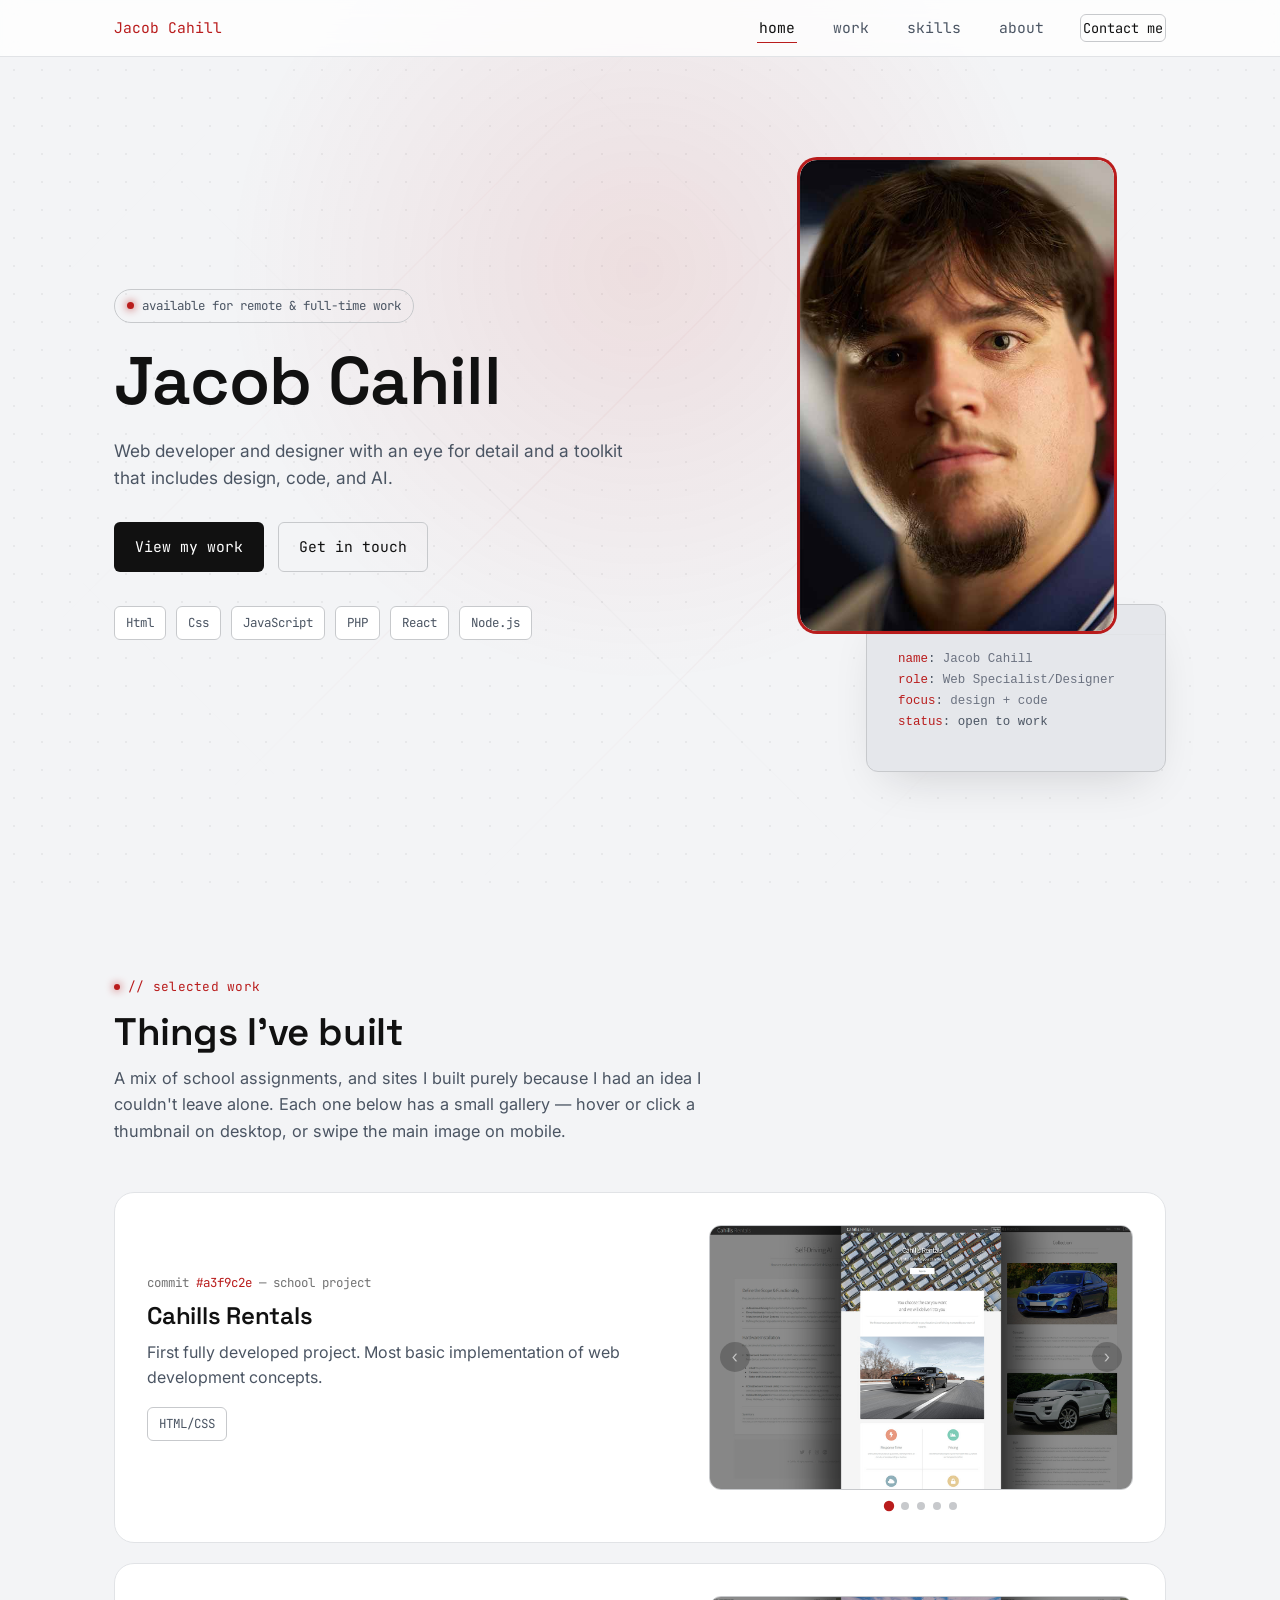
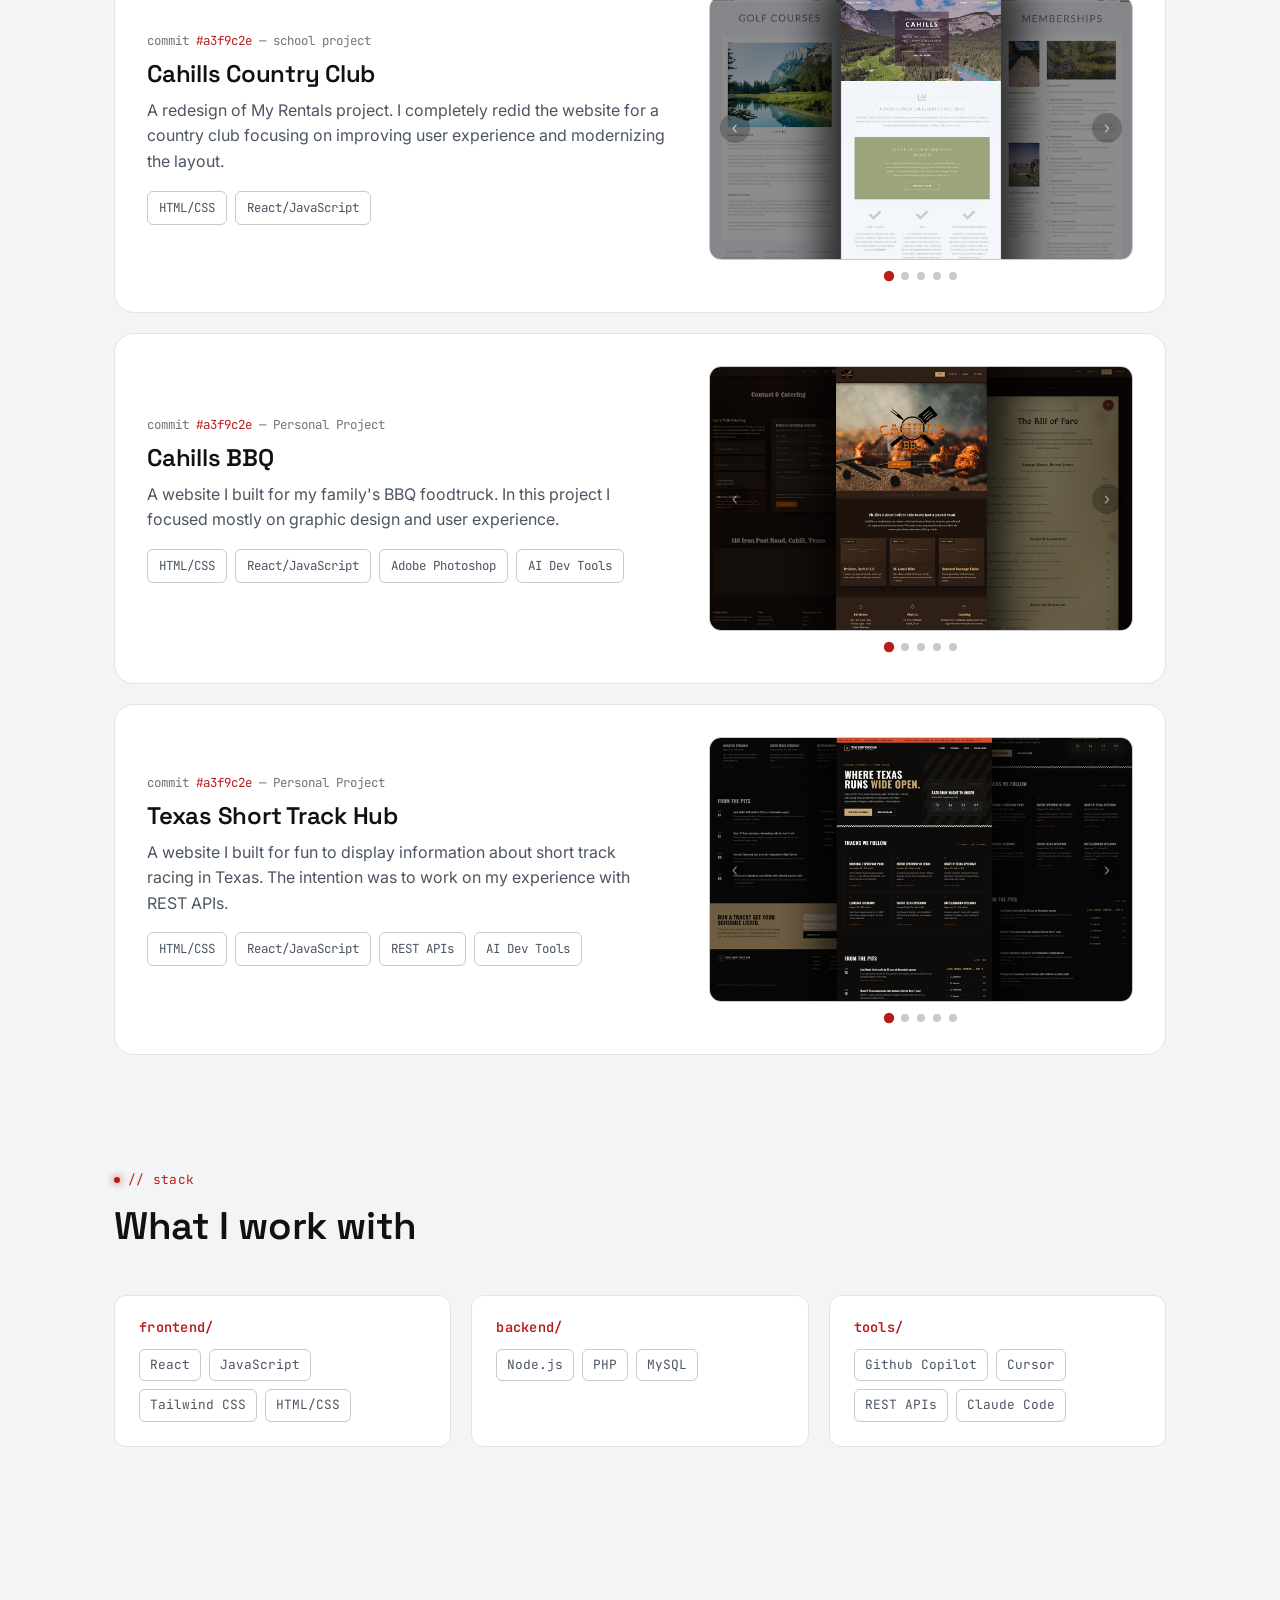
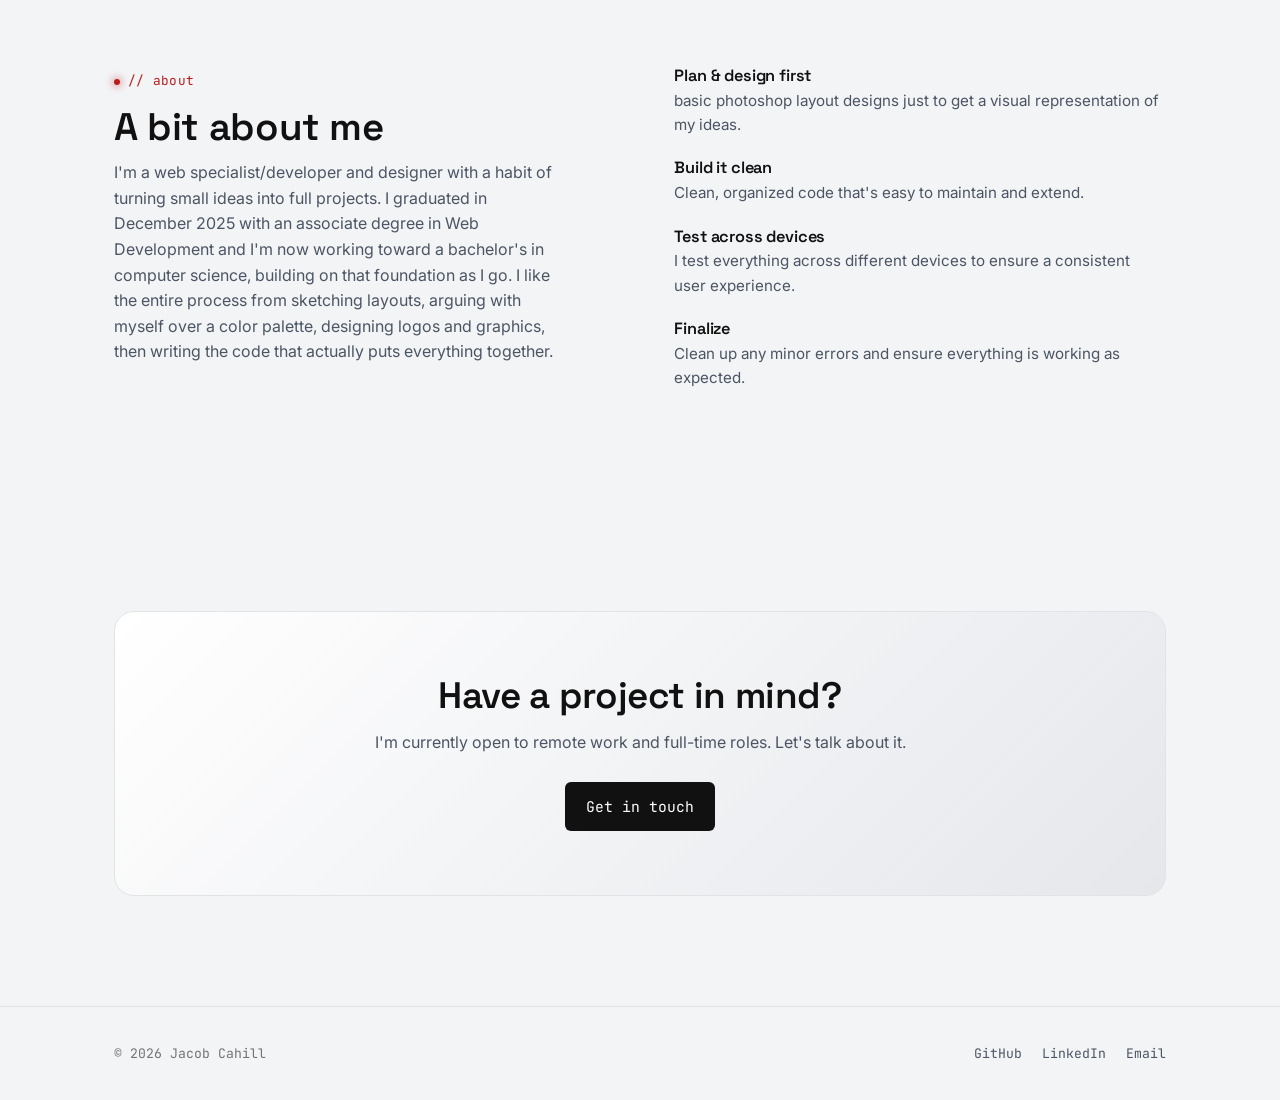
<file: index.html>
<!DOCTYPE html>
<html lang="en">
<head>
<meta charset="UTF-8">
<meta name="viewport" content="width=device-width, initial-scale=1.0">
<title>Jacob Cahill — Full-Stack Web Developer</title>
<meta name="description" content="Jacob Cahill is a full-stack web developer and designer. Browse selected projects and get in touch.">
<link rel="preconnect" href="https://fonts.googleapis.com">
<link href="https://fonts.googleapis.com/css2?family=Space+Grotesk:wght@500;600;700&family=Inter:wght@400;500;600&family=JetBrains+Mono:wght@400;500&display=swap" rel="stylesheet">
<link rel="stylesheet" href="css/styles.css">
</head>
<body>

<div class="bg-grid"></div>
<div class="bg-glow"></div>

<nav class="site-nav" id="siteNav">
  <div class="nav-inner">
    <div class="nav-prompt">
      <span class="user">Jacob Cahill</span>
    </div>
    <ul class="nav-links">
      <li><a href="#home" class="active">home</a></li>
      <li><a href="#work">work</a></li>
      <li><a href="#skills">skills</a></li>
      <li><a href="#about">about</a></li>
      <li><a href="contact.html" class="nav-cta">Contact me</a></li>
    </ul>
    <button class="nav-toggle" id="navToggle" aria-label="Toggle menu" aria-expanded="false">[ ]</button>
  </div>
</nav>

<main>
  <section class="hero" id="home">
    <div class="container hero-grid">
      <div class="hero-copy reveal">
        <div class="status-pill"><span class="status-dot"></span> available for remote &amp; full-time work</div>
        <h1>Jacob Cahill<br><span class="accent-text"></span></h1>
        <p class="hero-bio">
          Web developer and designer with an eye for detail and a toolkit
           that includes design, code, and AI.
        </p>
        <div class="hero-actions">
          <a href="#work" class="btn btn-primary">View my work</a>
          <a href="contact.html" class="btn btn-ghost">Get in touch</a>
        </div>
        <div class="tag-row">
          <span class="chip">Html</span>
          <span class="chip">Css</span>
          <span class="chip">JavaScript</span>
          <span class="chip">PHP</span>
          <span class="chip">React</span>
          <span class="chip">Node.js</span>
        </div>
      </div>

      <div class="hero-visual reveal">
        <div class="photo-frame">
          <div class="photo-frame-inner">
            <img src="assets/jc1.jpg" alt="Jacob Cahill">
          </div>
        </div>
        <div class="code-card">
          <div class="code-card-head">
            <span class="code-dot red"></span><span class="code-dot yellow"></span><span class="code-dot green"></span>
          </div>
          <pre>
  <span class="key">name</span>: <span class="str">Jacob Cahill</span>
  <span class="key">role</span>: <span class="str">Web Specialist/Designer</span>
  <span class="key">focus</span>: <span class="str">design + code</span>
  <span class="key">status</span>: <span id="typed-status"></span>
          </pre>
        </div>
      </div>
    </div>
  </section>

  <section id="work">
    <div class="container">
      <div class="section-head reveal">
        <div class="eyebrow">// selected work</div>
        <h2 class="section-title">Things I've built</h2>
        <p>A mix of school assignments, and sites I built purely because
          I had an idea I couldn't leave alone. Each one below has a small gallery — hover or click a
          thumbnail on desktop, or swipe the main image on mobile.</p>
      </div>

      <div class="project-list">

         <article class="project reveal">
          <div class="project-info">
            <span class="project-hash">commit <span>#a3f9c2e</span> — school project</span>
            <h3>Cahills Rentals</h3>
            <p class="desc">First fully developed project. Most basic implementation of web development concepts.</p>
            <div class="project-tags">
              <span class="chip">HTML/CSS</span>
            </div>
           
          </div>
          <div class="project-gallery" data-gallery>
            <div class="gallery-main">
              <img data-main src="assets/Cahills Rentals/main.jpg" alt="Project One — homepage">
            </div>
            <div class="gallery-thumbs">
              <button class="active" data-shot="Homepage" data-src="assets/Cahills Rentals/home.jpg">
      <img src="assets/Cahills Rentals/home.jpg" alt="">
              <button class="active" data-shot="Homepage" data-src="assets/Cahills Rentals/collection.jpg">
      <img src="assets/Cahills Rentals/collection.jpg" alt="">
              <button class="active" data-shot="Homepage" data-src="assets/Cahills Rentals/ai.jpg">
      <img src="assets/Cahills Rentals/ai.jpg" alt="">
              <button class="active" data-shot="Homepage" data-src="assets/Cahills Rentals/contact.jpg">
      <img src="assets/Cahills Rentals/contact.jpg" alt="">
            </div>
          </div>
        </article>
        

        <article class="project reveal">
          <div class="project-info">
            <span class="project-hash">commit <span>#a3f9c2e</span> — school project</span>
            <h3>Cahills Country Club</h3>
            <p class="desc">A redesign of My Rentals project. I completely redid the website for a country club focusing on improving user experience and modernizing the layout.</p>
            <div class="project-tags">
              <span class="chip">HTML/CSS</span><span class="chip">React/JavaScript</span>
            </div>
           
          </div>
          <div class="project-gallery" data-gallery>
            <div class="gallery-main">
              <img data-main src="assets/Cahills Country club photos/main.jpg" alt="Project One — homepage">
            </div>
            <div class="gallery-thumbs">
              <button class="active" data-shot="Homepage" data-src="assets/Cahills Country club photos/home.jpg">
      <img src="assets/Cahills Country club photos/home.jpg" alt="">
              <button class="active" data-shot="Homepage" data-src="assets/Cahills Country club photos/courses.jpg">
      <img src="assets/Cahills Country club photos/courses.jpg" alt="">
              <button class="active" data-shot="Homepage" data-src="assets/Cahills Country club photos/activities.jpg">
      <img src="assets/Cahills Country club photos/activities.jpg" alt="">
              <button class="active" data-shot="Homepage" data-src="assets/Cahills Country club photos/memberships.jpg">
      <img src="assets/Cahills Country club photos/memberships.jpg" alt="">
            </div>
          </div>
        </article>

        <article class="project reveal">
          <div class="project-info">
            <span class="project-hash">commit <span>#a3f9c2e</span> — Personal Project</span>
            <h3>Cahills BBQ</h3>
            <p class="desc">A website I built for my family's BBQ foodtruck. In this project I focused mostly on graphic design and user experience.</p>
            <div class="project-tags">
              <span class="chip">HTML/CSS</span><span class="chip">React/JavaScript</span><span class="chip">Adobe Photoshop</span><span class="chip">AI Dev Tools</span>
            </div>
           
          </div>
          <div class="project-gallery" data-gallery>
            <div class="gallery-main">
              <img data-main src="assets/Cahills BBQ/main.jpg" alt="Project One — homepage">
            </div>
            <div class="gallery-thumbs">
              <button class="active" data-shot="Homepage" data-src="assets/Cahills BBQ/home.jpg">
      <img src="assets/Cahills BBQ/home.jpg" alt="">
              <button class="active" data-shot="Homepage" data-src="assets/Cahills BBQ/menu.jpg">
      <img src="assets/Cahills BBQ/menu.jpg" alt="">
              <button class="active" data-shot="Homepage" data-src="assets/Cahills BBQ/catering.jpg">
      <img src="assets/Cahills BBQ/catering.jpg" alt="">
              <button class="active" data-shot="Homepage" data-src="assets/Cahills BBQ/about.jpg">
      <img src="assets/Cahills BBQ/about.jpg" alt="">
            </div>
          </div>
        </article>

        <article class="project reveal">
          <div class="project-info">
            <span class="project-hash">commit <span>#a3f9c2e</span> — Personal Project</span>
            <h3>Texas Short Track Hub</h3>
            <p class="desc">A website I built for fun to display information about short track racing in Texas. The intention was to work on my experience with REST APIs.</p>
            <div class="project-tags">
              <span class="chip">HTML/CSS</span><span class="chip">React/JavaScript</span><span class="chip">REST APIs</span><span class="chip">AI Dev Tools</span>
            </div>
           
          </div>
          <div class="project-gallery" data-gallery>
            <div class="gallery-main">
              <img data-main src="assets/texas short track hub/main.jpg" alt="Project Four — homepage">
            </div>
            <div class="gallery-thumbs">
              <button class="active" data-shot="Homepage" data-src="assets/texas short track hub/home.jpg">
      <img src="assets/texas short track hub/home.jpg" alt="home">
              <button class="active" data-shot="Homepage" data-src="assets/texas short track hub/api.jpg">
      <img src="assets/texas short track hub/api.jpg" alt="api">
              <button class="active" data-shot="Homepage" data-src="assets/texas short track hub/pits.jpg">
      <img src="assets/texas short track hub/pits.jpg" alt="pits">
              <button class="active" data-shot="Homepage" data-src="assets/texas short track hub/foot.jpg">
      <img src="assets/texas short track hub/foot.jpg" alt="foot">
            </div>
          </div>
        </article>
      </div>
    </div>
  </section>

  <section id="skills">
    <div class="container">
      <div class="section-head reveal">
        <div class="eyebrow">// stack</div>
        <h2 class="section-title">What I work with</h2>
      </div>
      <div class="skills-grid reveal">
        <div class="skill-card">
          <h4>frontend/</h4>
          <ul>
            <li>React</li><li>JavaScript</li><li>Tailwind CSS</li><li>HTML/CSS</li>
          </ul>
        </div>
        <div class="skill-card">
          <h4>backend/</h4>
          <ul>
            <li>Node.js</li><li>PHP</li><li>MySQL</li>
          </ul>
        </div>
        <div class="skill-card">
          <h4>tools/</h4>
          <ul>
            <li>Github Copilot</li><li>Cursor</li><li>REST APIs</li><li>Claude Code</li>
          </ul>
        </div>
      </div>
    </div>
  </section>


  <section id="about">
    <div class="container about-grid">
      <div class="reveal">
        <div class="eyebrow">// about</div>
        <h2 class="section-title">A bit about me</h2>
        <p>I'm a web specialist/developer and designer with a habit of turning small ideas into full projects.
           I graduated in December 2025 with an associate degree in Web Development and I'm now working toward
            a bachelor's in computer science, building on that foundation as I go. I like the entire process 
            from sketching layouts, arguing with myself over a color palette, designing logos and graphics, then
             writing the code that actually puts everything together. </p>
      </div>
      <div class="process-list reveal">
        <div class="process-item">
          <span class="idx mono"></span>
          <div><h4>Plan &amp; design first</h4><p>basic photoshop layout designs just to get a visual representation of my ideas.</p></div>
        </div>
        <div class="process-item">
          <span class="idx mono"></span>
          <div><h4>Build it clean</h4><p>Clean, organized code that's easy to maintain and extend.</p></div>
        </div>
        <div class="process-item">
          <span class="idx mono"></span>
          <div><h4>Test across devices</h4><p>I test everything across different devices to ensure a consistent user experience.</p></div>
        </div>
        <div class="process-item">
          <span class="idx mono"></span>
          <div><h4>Finalize</h4><p> Clean up any minor errors and ensure everything is working as expected.</p></div>
        </div>
      </div>
    </div>
  </section>

  <section id="contact-cta">
    <div class="container">
      <div class="cta-band reveal">
        <h2>Have a project in mind?</h2>
        <p>I'm currently open to remote work and full-time roles. Let's talk about it.</p>
        <a href="contact.html" class="btn btn-primary">Get in touch</a>
      </div>
    </div>
  </section>
</main>

<footer class="site-footer">
  <div class="footer-inner">
    <span>© 2026 Jacob Cahill</span>
    <div class="footer-links">
      <a href="https://github.com/JacobCahill-Design" target="_blank" rel="noopener">GitHub</a>
      <a href="https://www.linkedin.com/in/jacob-cahill-1629b1334" target="_blank" rel="noopener">LinkedIn</a>
      <a href="mailto:Cahilljacob17@gmail.com">Email</a>
    </div>
  </div>
</footer>

<script src="js/script.js"></script>
</body>
</html>
</file>
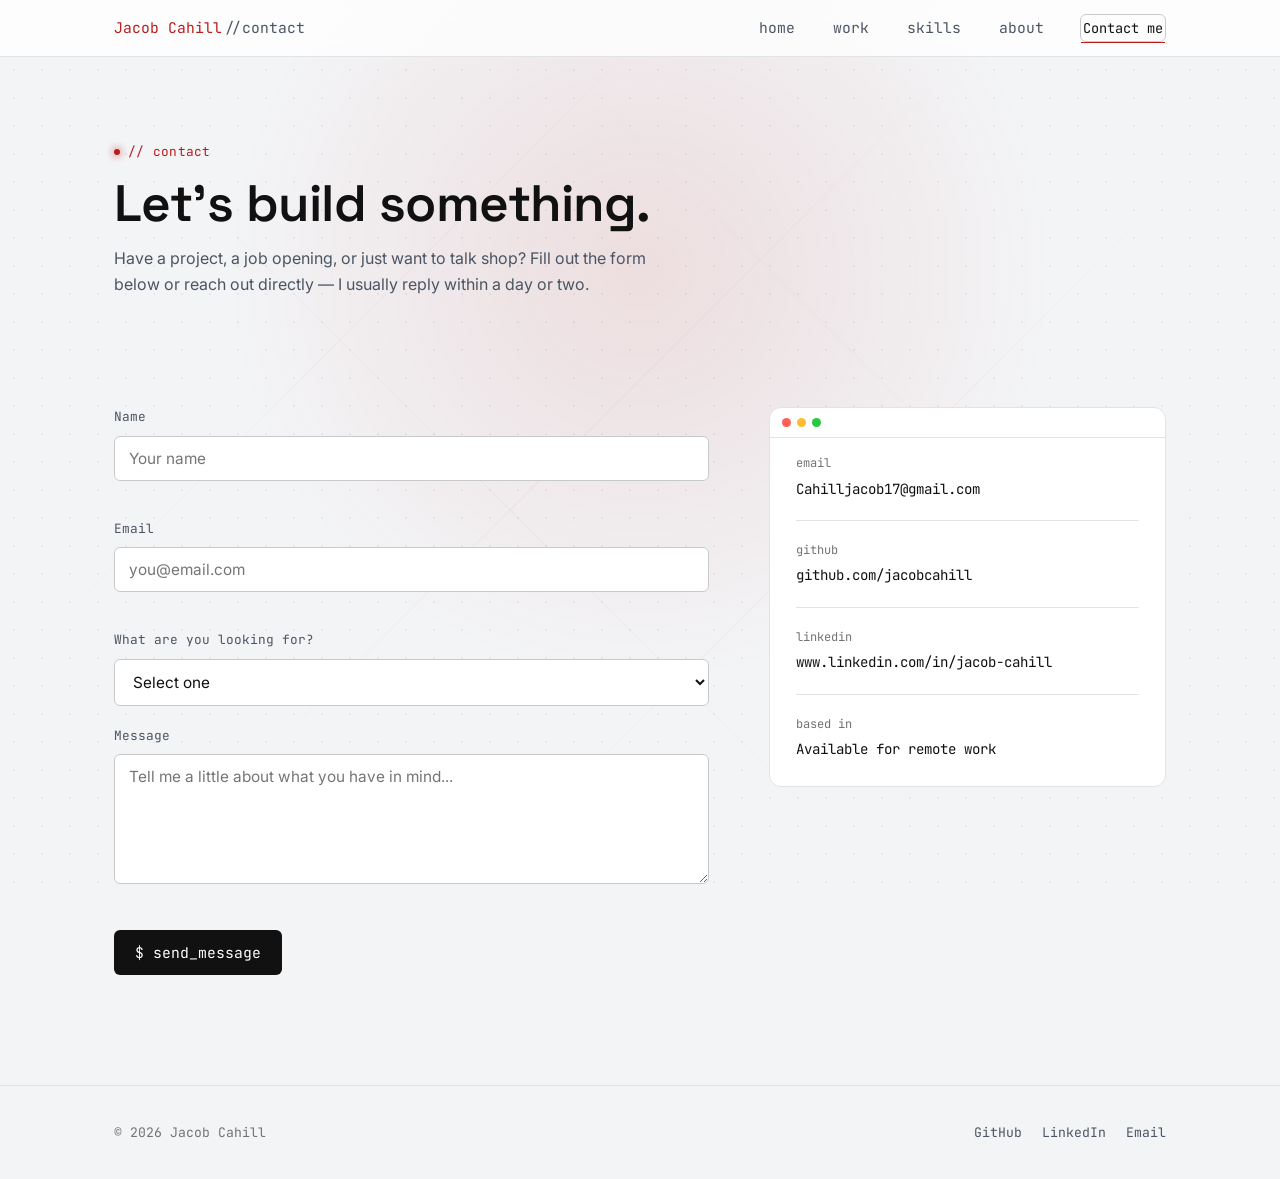
<file: contact.html>
<!DOCTYPE html>
<html lang="en">
<head>
<meta charset="UTF-8">
<meta name="viewport" content="width=device-width, initial-scale=1.0">
<title>Contact — Jacob Cahill</title>
<meta name="description" content="Get in touch with Jacob Cahill about a project, freelance work, or full-time opportunities.">
<link rel="preconnect" href="https://fonts.googleapis.com">
<link href="https://fonts.googleapis.com/css2?family=Space+Grotesk:wght@500;600;700&family=Inter:wght@400;500;600&family=JetBrains+Mono:wght@400;500&display=swap" rel="stylesheet">
<link rel="stylesheet" href="css/styles.css">
</head>
<body>

<div class="bg-grid"></div>
<div class="bg-glow"></div>

<nav class="site-nav" id="siteNav">
  <div class="nav-inner">
    <div class="nav-prompt">
      <span class="user">Jacob Cahill</span><span class="path">//contact</span><span class="caret">&nbsp;</span>
    </div>
    <ul class="nav-links">
      <li><a href="index.html#home">home</a></li>
      <li><a href="index.html#work">work</a></li>
      <li><a href="index.html#skills">skills</a></li>
      <li><a href="index.html#about">about</a></li>
      <li><a href="contact.html" class="nav-cta active">Contact me</a></li>
    </ul>
    <button class="nav-toggle" id="navToggle" aria-label="Toggle menu" aria-expanded="false">[ ]</button>
  </div>
</nav>

<main>
  <section class="contact-hero">
    <div class="container">
      <div class="eyebrow reveal">// contact</div>
      <h1 class="reveal">Let's build something.</h1>
      <p class="reveal">Have a project, a job opening, or just want to talk shop? Fill out the
        form below or reach out directly — I usually reply within a day or two.</p>
    </div>
  </section>

  <section>
    <div class="container contact-grid">

      <form class="reveal" id="contactForm" action="https://formspree.io/f/mbdndlzq"
  method="POST">
        <div class="field" id="field-name">
          <label for="name">Name</label>
          <input type="text" id="name" name="name" autocomplete="name" placeholder="Your name">
          <div class="error-msg" id="error-name"></div>
        </div>

        <div class="field" id="field-email">
          <label for="email">Email</label>
          <input type="email" id="email" name="email" autocomplete="email" placeholder="you@email.com">
          <div class="error-msg" id="error-email"></div>
        </div>

        <div class="field" id="field-type">
          <label for="type">What are you looking for?</label>
          <select id="type" name="type">
            <option value="">Select one</option>
            <option value="freelance">Freelance project</option>
            <option value="fulltime">Full-time opportunity</option>
            <option value="collab">Collaboration</option>
            <option value="other">Something else</option>
          </select>
        </div>

        <div class="field" id="field-message">
          <label for="message">Message</label>
          <textarea id="message" name="message" placeholder="Tell me a little about what you have in mind..."></textarea>
          <div class="error-msg" id="error-message"></div>
        </div>

        <button type="submit" class="btn btn-primary" id="submitBtn">$ send_message</button>

        <div class="form-status" id="formStatus"></div>
      </form>

      <aside class="contact-card reveal">
        <div class="code-card-head">
          <span class="code-dot red"></span><span class="code-dot yellow"></span><span class="code-dot green"></span>
        </div>
        <dl>
          <div>
            <dt>email</dt>
            <dd><a href="mailto:Cahilljacob17@gmail.com">Cahilljacob17@gmail.com</a></dd>
          </div>
          <div class="divider"></div>
          <div>
            <dt>github</dt>
            <dd><a href="https://github.com/JacobCahill-Design" target="_blank" rel="noopener">github.com/jacobcahill</a></dd>
          </div>
          <div class="divider"></div>
          <div>
            <dt>linkedin</dt>
            <dd><a href="https://www.linkedin.com/in/jacob-cahill-1629b1334" target="_blank" rel="noopener">www.linkedin.com/in/jacob-cahill</a></dd>
          </div>
          <div class="divider"></div>
          <div>
            <dt>based in</dt>
            <dd>Available for remote work</dd>
          </div>
        </dl>
      </aside>

    </div>
  </section>
</main>

<footer class="site-footer">
  <div class="footer-inner">
    <span>© 2026 Jacob Cahill</span>
    <div class="footer-links">
      <a href="https://github.com/JacobCahill-Design" target="_blank" rel="noopener">GitHub</a>
      <a href="https://www.linkedin.com/in/jacob-cahill-1629b1334" target="_blank" rel="noopener">LinkedIn</a>
      <a href="mailto:Cahilljacob17@gmail.com">Email</a>
    </div>
  </div>
</footer>

<script src="js/script.js"></script>
</body>
</html>
</file>
<file: css/styles.css>
:root {
  --bg: #f3f4f6;
  --bg-panel: #ffffff;
  --bg-panel-2: #e5e7eb;
  --border: #c7c9cc;
  --border-soft: #e1e3e6;
  --text: #111111;
  --text-muted: #4b5563;
  --text-faint: #737373;
  --accent: #111111;
  --accent-soft: #11111114;
  --accent-2: #b91c1c;
  --accent-2-soft: #b91c1c1a;
  --amber: #6b7280;
  --danger: #991b1b;

  --font-display: "Space Grotesk", "Inter", sans-serif;
  --font-body: "Inter", sans-serif;
  --font-mono: "JetBrains Mono", monospace;

  --maxw: 1180px;
  --pad: clamp(20px, 5vw, 64px);
  --radius-s: 6px;
  --radius-m: 12px;
  --radius-l: 20px;
}

* { box-sizing: border-box; margin: 0; padding: 0; }

html { scroll-behavior: smooth; }

@media (prefers-reduced-motion: reduce) {
  html { scroll-behavior: auto; }
  *, *::before, *::after {
    animation-duration: 0.001ms !important;
    animation-iteration-count: 1 !important;
    transition-duration: 0.001ms !important;
    scroll-behavior: auto !important;
  }
}

body {
  background: var(--bg);
  color: var(--text);
  font-family: var(--font-body);
  font-size: 16px;
  line-height: 1.6;
  -webkit-font-smoothing: antialiased;
  overflow-x: hidden;
}

.bg-grid {
  position: fixed;
  inset: 0;
  z-index: -2;
  background-image: radial-gradient(var(--border-soft) 1px, transparent 1px);
  background-size: 28px 28px;
  opacity: 0.7;
  overflow: hidden;
}

.bg-grid::before {
  content: "";
  position: absolute;
  inset: 0;
  background:
    linear-gradient(135deg, transparent 49.7%, rgba(185, 28, 28, 0.06) 50%, transparent 50.3%),
    linear-gradient(45deg, transparent 49.8%, rgba(17, 17, 17, 0.035) 50%, transparent 50.2%);
  background-size: 340px 340px, 500px 500px;
  mask-image: radial-gradient(ellipse at center, black 15%, transparent 75%);
}

.bg-glow {
  position: fixed;
  top: -20%;
  left: 50%;
  width: 900px;
  height: 900px;
  transform: translateX(-50%);
  background: radial-gradient(circle, var(--accent-2-soft) 0%, transparent 65%);
  z-index: -1;
  pointer-events: none;
}

a { color: inherit; text-decoration: none; }
ul { list-style: none; }
img { max-width: 100%; display: block; }
button { font-family: inherit; cursor: pointer; }

.container {
  max-width: var(--maxw);
  margin: 0 auto;
  padding: 0 var(--pad);
}

::selection { background: var(--accent); color: #fff; }

:focus-visible {
  outline: 2px solid var(--accent-2);
  outline-offset: 3px;
  border-radius: 4px;
}

.mono { font-family: var(--font-mono); }

.eyebrow {
  font-family: var(--font-mono);
  font-size: 0.8rem;
  color: var(--accent-2);
  letter-spacing: 0.02em;
  display: inline-flex;
  align-items: center;
  gap: 8px;
  margin-bottom: 14px;
}
.eyebrow::before { content: ""; width: 6px; height: 6px; border-radius: 50%; background: var(--accent-2); box-shadow: 0 0 8px var(--accent-2); }

h1, h2, h3, h4 { font-family: var(--font-display); font-weight: 600; line-height: 1.1; letter-spacing: -0.01em; }

h2.section-title {
  font-size: clamp(1.7rem, 3.2vw, 2.4rem);
  margin-bottom: 12px;
}

.section-head { max-width: 640px; margin-bottom: 48px; }
.section-head p { color: var(--text-muted); font-size: 1.02rem; }

section { padding: clamp(60px, 10vw, 110px) 0; }

#work { padding-bottom: clamp(30px, 5vw, 55px); }
#skills { padding-top: clamp(30px, 5vw, 55px); }

.site-nav {
  position: sticky;
  top: 0;
  z-index: 100;
  background: rgba(255, 255, 255, 0.78);
  backdrop-filter: blur(10px);
  -webkit-backdrop-filter: blur(10px);
  border-bottom: 1px solid var(--border-soft);
}

.nav-inner {
  max-width: var(--maxw);
  margin: 0 auto;
  padding: 16px var(--pad);
  display: flex;
  align-items: center;
  justify-content: space-between;
}

.nav-prompt {
  font-family: var(--font-mono);
  font-size: 0.92rem;
  color: var(--text);
  display: flex;
  align-items: center;
  gap: 2px;
  white-space: nowrap;
}
.nav-prompt .user { color: var(--accent-2); }
.nav-prompt .path { color: var(--text-muted); }
.nav-prompt .caret {
  color: var(--accent);
  animation: blink 1.1s steps(1) infinite;
}
@keyframes blink { 50% { opacity: 0; } }

.nav-links {
  display: flex;
  align-items: center;
  gap: clamp(18px, 3vw, 34px);
  font-family: var(--font-mono);
  font-size: 0.92rem;
}

.nav-links a {
  position: relative;
  color: var(--text-muted);
  padding: 4px 2px;
  transition: color 0.2s ease;
}
.nav-links a::before {color: var(--text-faint); }
.nav-links a::after {
  content: "";
  position: absolute;
  left: 0; right: 0; bottom: -2px;
  height: 1px;
  background: var(--accent-2);
  transform: scaleX(0);
  transform-origin: left;
  transition: transform 0.25s ease;
}
.nav-links a:hover, .nav-links a.active { color: var(--text); }
.nav-links a:hover::after, .nav-links a.active::after { transform: scaleX(1); }

.nav-cta {
  font-family: var(--font-mono);
  font-size: 0.85rem;
  border: 1px solid var(--border);
  padding: 8px 14px;
  border-radius: var(--radius-s);
  color: var(--text) !important;
  transition: border-color 0.2s ease, background 0.2s ease;
}
.nav-cta::before { content: none !important; }
.nav-cta:hover { border-color: var(--accent-2); background: var(--accent-2-soft); }

.nav-toggle {
  display: none;
  background: none;
  border: 1px solid var(--border);
  border-radius: var(--radius-s);
  color: var(--text);
  width: 38px;
  height: 34px;
  align-items: center;
  justify-content: center;
  font-family: var(--font-mono);
}

@media (max-width: 760px) {
  .nav-links { display: none; }
  .nav-toggle { display: flex; }
  .site-nav.open .nav-links {
    display: flex;
    position: absolute;
    top: 100%;
    left: 0; right: 0;
    flex-direction: column;
    align-items: stretch;
    gap: 0;
    background: var(--bg-panel);
    border-bottom: 1px solid var(--border-soft);
    padding: 6px var(--pad) 18px;
  }
  .site-nav.open .nav-links li { width: 100%; }
  .site-nav.open .nav-links a {
    display: block;
    width: 100%;
    padding: 14px 4px;
    border-bottom: 1px solid var(--border-soft);
  }
  .site-nav.open .nav-links a::after { content: none; }
  .site-nav.open .nav-links a:hover,
  .site-nav.open .nav-links a.active { background: var(--accent-soft); }
  .site-nav.open .nav-links .nav-cta {
    margin-top: 12px;
    border: 1px solid var(--border);
    border-radius: var(--radius-s);
    text-align: center;
  }
  .site-nav.open .nav-links .nav-cta:hover { background: var(--accent-2-soft); border-color: var(--accent-2); }
}

.btn {
  display: inline-flex;
  align-items: center;
  gap: 8px;
  font-family: var(--font-mono);
  font-size: 0.92rem;
  padding: 12px 20px;
  border-radius: var(--radius-s);
  border: 1px solid transparent;
  transition: transform 0.15s ease, border-color 0.2s ease, background 0.2s ease, color 0.2s ease;
}
.btn:hover { transform: translateY(-1px); }

.btn-primary {
  background: var(--accent);
  color: #fff;
  box-shadow: 0 0 0 0 var(--accent-soft);
}
.btn-primary:hover { background: #333338; }

.btn-ghost {
  border-color: var(--border);
  color: var(--text);
}
.btn-ghost:hover { border-color: var(--accent-2); color: var(--accent-2); }

.hero {
  padding-top: clamp(60px, 9vw, 100px);
  padding-bottom: clamp(60px, 9vw, 90px);
}

.hero-grid {
  display: grid;
  grid-template-columns: 1.15fr 0.85fr;
  gap: clamp(30px, 6vw, 70px);
  align-items: center;
}

.status-pill {
  display: inline-flex;
  align-items: center;
  gap: 8px;
  font-family: var(--font-mono);
  font-size: 0.78rem;
  color: var(--text-muted);
  border: 1px solid var(--border);
  padding: 6px 12px;
  border-radius: 999px;
  margin-bottom: 22px;
}
.status-dot {
  width: 7px; height: 7px; border-radius: 50%;
  background: var(--accent-2);
  box-shadow: 0 0 8px var(--accent-2);
  animation: pulse 2s ease-in-out infinite;
}
@keyframes pulse { 0%,100% { opacity: 1; } 50% { opacity: 0.35; } }

.hero h1 {
  font-size: clamp(2.6rem, 6vw, 4.2rem);
  margin-bottom: 18px;
}
.hero h1 .accent-text { color: var(--accent-2); }

.hero-bio {
  color: var(--text-muted);
  font-size: 1.08rem;
  max-width: 520px;
  margin-bottom: 30px;
}

.hero-actions {
  display: flex;
  gap: 14px;
  flex-wrap: wrap;
  margin-bottom: 34px;
}

.tag-row { display: flex; flex-wrap: wrap; gap: 10px; }

.chip {
  font-family: var(--font-mono);
  font-size: 0.78rem;
  color: var(--text-muted);
  border: 1px solid var(--border);
  padding: 6px 11px;
  border-radius: var(--radius-s);
  background: var(--bg-panel);
}

.hero-visual {
  position: relative;
  display: flex;
  flex-direction: column;
  align-items: center;
}

.photo-frame {
  position: relative;
  width: min(320px, 80%);
  aspect-ratio: 1 / 1.05;
  border-radius: var(--radius-l);
  padding: 3px;
  background: var(--accent-2);
}

.photo-frame-inner {
  width: 100%;
  height: 100%;
  border-radius: calc(var(--radius-l) - 3px);
  background: var(--bg-panel);
  overflow: hidden;
  position: relative;
}

.photo-placeholder {
  width: 100%; height: 100%;
  display: flex;
  align-items: center;
  justify-content: center;
  flex-direction: column;
  gap: 10px;
  color: var(--text-faint);
  text-align: center;
  padding: 20px;
}
.photo-placeholder svg { width: 56px; height: 56px; opacity: 0.5; }
.photo-placeholder span { font-family: var(--font-mono); font-size: 0.75rem; }

.photo-frame img { width: 100%; height: 100%; object-fit: cover; border-radius: calc(var(--radius-l) - 3px); }

.code-card {
  margin-top: -30px;
  align-self: flex-end;
  width: min(300px, 92%);
  background: var(--bg-panel-2);
  border: 1px solid var(--border);
  border-radius: var(--radius-m);
  box-shadow: 0 20px 50px -20px rgba(23,23,26,0.18);
  overflow: hidden;
  font-family: var(--font-mono);
  font-size: 0.78rem;
}
.code-card-head {
  display: flex;
  gap: 6px;
  padding: 10px 12px;
  border-bottom: 1px solid var(--border-soft);
}
.code-dot { width: 9px; height: 9px; border-radius: 50%; }
.code-dot.red { background: #ff5f57; }
.code-dot.yellow { background: #febc2e; }
.code-dot.green { background: #28c840; }
.code-card pre {
  padding: 14px 16px 16px;
  color: var(--text-muted);
  white-space: pre-wrap;
  line-height: 1.7;
}
.code-card .key { color: var(--accent-2); }
.code-card .str { color: var(--amber); }
.code-card .punc { color: var(--text-faint); }
#typed-cursor { color: var(--accent-2); animation: blink 1s steps(1) infinite; }

.project {
  border: 1px solid var(--border-soft);
  border-radius: var(--radius-l);
  background: var(--bg-panel);
  padding: clamp(20px, 3vw, 32px);
  display: grid;
  grid-template-columns: 1.1fr 0.9fr;
  gap: clamp(24px, 4vw, 44px);
  align-items: center;
  margin-bottom: 20px;
}
.project:last-child { margin-bottom: 0; }
.project.reverse { grid-template-columns: 0.9fr 1.1fr; }
.project.reverse .project-gallery { order: 2; }
.project.reverse .project-info { order: 1; }

.project-hash {
  font-family: var(--font-mono);
  font-size: 0.78rem;
  color: var(--text-faint);
  display: block;
  margin-bottom: 10px;
}
.project-hash span { color: var(--accent-2); }

.project-info h3 { font-size: 1.5rem; margin-bottom: 10px; }
.project-info p.desc { color: var(--text-muted); margin-bottom: 16px; }
.project-tags { display: flex; flex-wrap: wrap; gap: 8px; margin-bottom: 20px; }
.project-links { display: flex; gap: 14px; font-family: var(--font-mono); font-size: 0.85rem; }
.project-links a { color: var(--accent-2); border-bottom: 1px solid transparent; transition: border-color 0.2s ease; }
.project-links a:hover { border-color: var(--accent-2); }

.project-gallery { display: flex; flex-direction: column; gap: 10px; }
.gallery-main {
  position: relative;
  width: 100%;
  aspect-ratio: 16/10;
  border-radius: var(--radius-m);
  overflow: hidden;
  border: 1px solid var(--border);
  background: var(--bg-panel-2);
}
.gallery-main img, .gallery-main .shot-placeholder { width: 100%; height: 100%; cursor: pointer; }

.gallery-main::before, .gallery-main::after {
  position: absolute;
  top: 50%;
  z-index: 2;
  width: 30px;
  height: 30px;
  border-radius: 50%;
  display: flex;
  align-items: center;
  justify-content: center;
  transform: translateY(-50%);
  background: rgba(0, 0, 0, 0.45);
  color: #fff;
  font-family: var(--font-mono);
  font-size: 1rem;
  line-height: 1;
  opacity: 0.5;
  pointer-events: none;
  transition: opacity 0.2s ease;
}
.gallery-main::before { content: "\2039"; left: 10px; }
.gallery-main::after { content: "\203A"; right: 10px; }
.gallery-main:hover::before, .gallery-main:hover::after { opacity: 0.9; }
.shot-placeholder {
  display: flex; align-items: center; justify-content: center;
  color: var(--text-faint);
  font-family: var(--font-mono);
  font-size: 0.78rem;
  text-align: center;
  padding: 12px;
  background:
    linear-gradient(135deg, var(--bg-panel-2) 25%, transparent 25%) -10px 0/20px 20px,
    linear-gradient(225deg, var(--bg-panel-2) 25%, transparent 25%) -10px 0/20px 20px,
    linear-gradient(315deg, var(--bg-panel-2) 25%, transparent 25%) 0 0/20px 20px,
    linear-gradient(45deg, var(--bg-panel-2) 25%, var(--bg) 25%) 0 0/20px 20px;
}

.gallery-thumbs { display: none; }

.gallery-dots { display: flex; justify-content: center; align-items: center; gap: 8px; padding-top: 2px; }
.gallery-dots button {
  width: 8px;
  height: 8px;
  padding: 0;
  border: none;
  border-radius: 50%;
  background: var(--border);
  cursor: pointer;
  transition: background-color 0.2s ease, transform 0.2s ease;
}
.gallery-dots button:hover { background: var(--text-faint); }
.gallery-dots button.active { background: var(--accent-2); transform: scale(1.3); }

@media (max-width: 860px) {
  .project, .project.reverse {
    grid-template-columns: 1fr;
  }
  .project.reverse .project-gallery, .project.reverse .project-info { order: initial; }
}

.skills-grid {
  display: grid;
  grid-template-columns: repeat(3, 1fr);
  gap: 20px;
}
.skill-card {
  border: 1px solid var(--border-soft);
  border-radius: var(--radius-m);
  background: var(--bg-panel);
  padding: 24px;
}
.skill-card h4 {
  font-family: var(--font-mono);
  font-size: 0.85rem;
  color: var(--accent-2);
  margin-bottom: 14px;
  letter-spacing: 0.02em;
}
.skill-card ul { display: flex; flex-wrap: wrap; gap: 8px; }
.skill-card li {
  font-family: var(--font-mono);
  font-size: 0.8rem;
  color: var(--text-muted);
  border: 1px solid var(--border);
  padding: 5px 10px;
  border-radius: var(--radius-s);
}

@media (max-width: 760px) {
  .skills-grid { grid-template-columns: 1fr; }
}

.about-grid {
  display: grid;
  grid-template-columns: 0.9fr 1.1fr;
  gap: clamp(30px, 5vw, 60px);
  align-items: start;
}
.about-grid p { color: var(--text-muted); margin-bottom: 16px; }
.about-grid p:last-child { margin-bottom: 0; }

.pull-quote {
  font-family: var(--font-display);
  font-size: 1.3rem;
  color: var(--text);
  border-left: 2px solid var(--accent-2);
  padding-left: 20px;
  line-height: 1.4;
}

.process-list { display: flex; flex-direction: column; gap: 22px; }
.process-item { display: flex; gap: 16px; }
.process-item .idx {
  font-family: var(--font-mono);
  color: var(--accent);
  font-size: 0.85rem;
  flex-shrink: 0;
  width: 38px;
}
.process-item h4 { font-size: 1.02rem; margin-bottom: 4px; }
.process-item p { color: var(--text-muted); font-size: 0.95rem; margin: 0; }

@media (max-width: 760px) {
  .about-grid { grid-template-columns: 1fr; }
}

.cta-band {
  border: 1px solid var(--border-soft);
  background: linear-gradient(135deg, var(--bg-panel), var(--bg-panel-2));
  border-radius: var(--radius-l);
  padding: clamp(36px, 6vw, 64px);
  text-align: center;
}
.cta-band h2 { font-size: clamp(1.6rem, 3.5vw, 2.3rem); margin-bottom: 14px; }
.cta-band p { color: var(--text-muted); margin-bottom: 26px; }

.site-footer {
  border-top: 1px solid var(--border-soft);
  padding: 36px 0;
}
.footer-inner {
  max-width: var(--maxw);
  margin: 0 auto;
  padding: 0 var(--pad);
  display: flex;
  justify-content: space-between;
  align-items: center;
  flex-wrap: wrap;
  gap: 16px;
  font-family: var(--font-mono);
  font-size: 0.82rem;
  color: var(--text-faint);
}
.footer-links { display: flex; gap: 20px; }
.footer-links a { color: var(--text-muted); transition: color 0.2s ease; }
.footer-links a:hover { color: var(--accent-2); }

.reveal {
  opacity: 0;
  transform: translateY(18px);
  transition: opacity 0.6s ease, transform 0.6s ease;
}
.reveal.in-view { opacity: 1; transform: translateY(0); }

.contact-hero { padding-top: clamp(50px, 8vw, 80px); padding-bottom: 0; }
.contact-hero h1 { font-size: clamp(2.2rem, 5vw, 3.2rem); margin-bottom: 14px; }
.contact-hero p { color: var(--text-muted); max-width: 560px; }

.contact-grid {
  display: grid;
  grid-template-columns: 1.2fr 0.8fr;
  gap: clamp(30px, 5vw, 60px);
  align-items: start;
}

.field { margin-bottom: 20px; }
.field label {
  display: block;
  font-family: var(--font-mono);
  font-size: 0.8rem;
  color: var(--text-muted);
  margin-bottom: 8px;
}
.field input,
.field select,
.field textarea {
  width: 100%;
  background: var(--bg-panel);
  border: 1px solid var(--border);
  border-radius: var(--radius-s);
  padding: 12px 14px;
  color: var(--text);
  font-family: var(--font-body);
  font-size: 0.96rem;
  transition: border-color 0.2s ease, box-shadow 0.2s ease;
}
.field textarea { resize: vertical; min-height: 130px; }
.field input:focus,
.field select:focus,
.field textarea:focus {
  border-color: var(--accent-2);
  box-shadow: 0 0 0 3px var(--accent-2-soft);
  outline: none;
}
.field .error-msg {
  color: var(--danger);
  font-family: var(--font-mono);
  font-size: 0.75rem;
  margin-top: 6px;
  min-height: 1em;
}
.field.has-error input,
.field.has-error select,
.field.has-error textarea { border-color: var(--danger); }

.form-status {
  margin-top: 18px;
  font-family: var(--font-mono);
  font-size: 0.85rem;
  padding: 14px 16px;
  border-radius: var(--radius-s);
  border: 1px solid var(--border);
  display: none;
}
.form-status.show { display: block; }
.form-status.success { color: var(--accent-2); border-color: var(--accent-2); background: var(--accent-2-soft); }

.contact-card {
  border: 1px solid var(--border-soft);
  border-radius: var(--radius-m);
  background: var(--bg-panel);
  padding: 26px;
  font-family: var(--font-mono);
  font-size: 0.88rem;
}
.contact-card .code-card-head { margin: -26px -26px 16px; }
.contact-card dl { display: flex; flex-direction: column; gap: 16px; }
.contact-card dt { color: var(--text-faint); font-size: 0.75rem; margin-bottom: 4px; }
.contact-card dd a { color: var(--text); transition: color 0.2s ease; }
.contact-card dd a:hover { color: var(--accent-2); }
.contact-card .divider { border-top: 1px solid var(--border-soft); margin: 4px 0; }

@media (max-width: 860px) {
  .contact-grid { grid-template-columns: 1fr; }
}

@media (max-width: 760px) {
  body { font-size: 15px; line-height: 1.55; }

  section { padding: 48px 0; }
  .section-head { margin-bottom: 32px; }
  .section-head p { font-size: 0.95rem; }
  h2.section-title { font-size: 1.6rem; }

  .hero { padding-top: 46px; padding-bottom: 48px; }
  .hero-grid { grid-template-columns: 1fr; gap: 38px; }
  .status-pill { font-size: 0.72rem; margin-bottom: 16px; padding: 5px 10px; }
  .hero h1 { font-size: clamp(2.15rem, 10vw, 2.6rem); margin-bottom: 12px; }
  .hero-bio { font-size: 0.96rem; line-height: 1.55; margin-bottom: 22px; }
  .hero-actions { gap: 10px; margin-bottom: 24px; }
  .btn { font-size: 0.82rem; padding: 10px 14px; }
  .tag-row { gap: 7px; }
  .chip { font-size: 0.7rem; padding: 5px 8px; }

  .photo-frame { width: min(360px, 88vw); }
  .code-card { width: min(320px, 92vw); font-size: 0.7rem; }
  .code-card pre { padding: 12px 14px 14px; line-height: 1.55; }

  .project { padding: 18px; gap: 20px; }
  .project-info h3 { font-size: 1.3rem; }
  .project-info p.desc { font-size: 0.92rem; }
  .project-links { font-size: 0.78rem; gap: 12px; }
  .project-gallery { position: relative; }
  .gallery-main { touch-action: pan-y; }
  .skill-card { padding: 18px; }
  .skill-card li { font-size: 0.74rem; padding: 4px 8px; }
  .pull-quote { font-size: 1.12rem; padding-left: 14px; }
  .process-list { gap: 18px; }
  .process-item { gap: 12px; }
  .process-item .idx { width: 30px; font-size: 0.78rem; }
  .process-item p { font-size: 0.88rem; }
  .cta-band { padding: 30px 20px; }
  .cta-band h2 { font-size: 1.45rem; }
  .footer-inner { font-size: 0.75rem; gap: 12px; }
}
</file>
